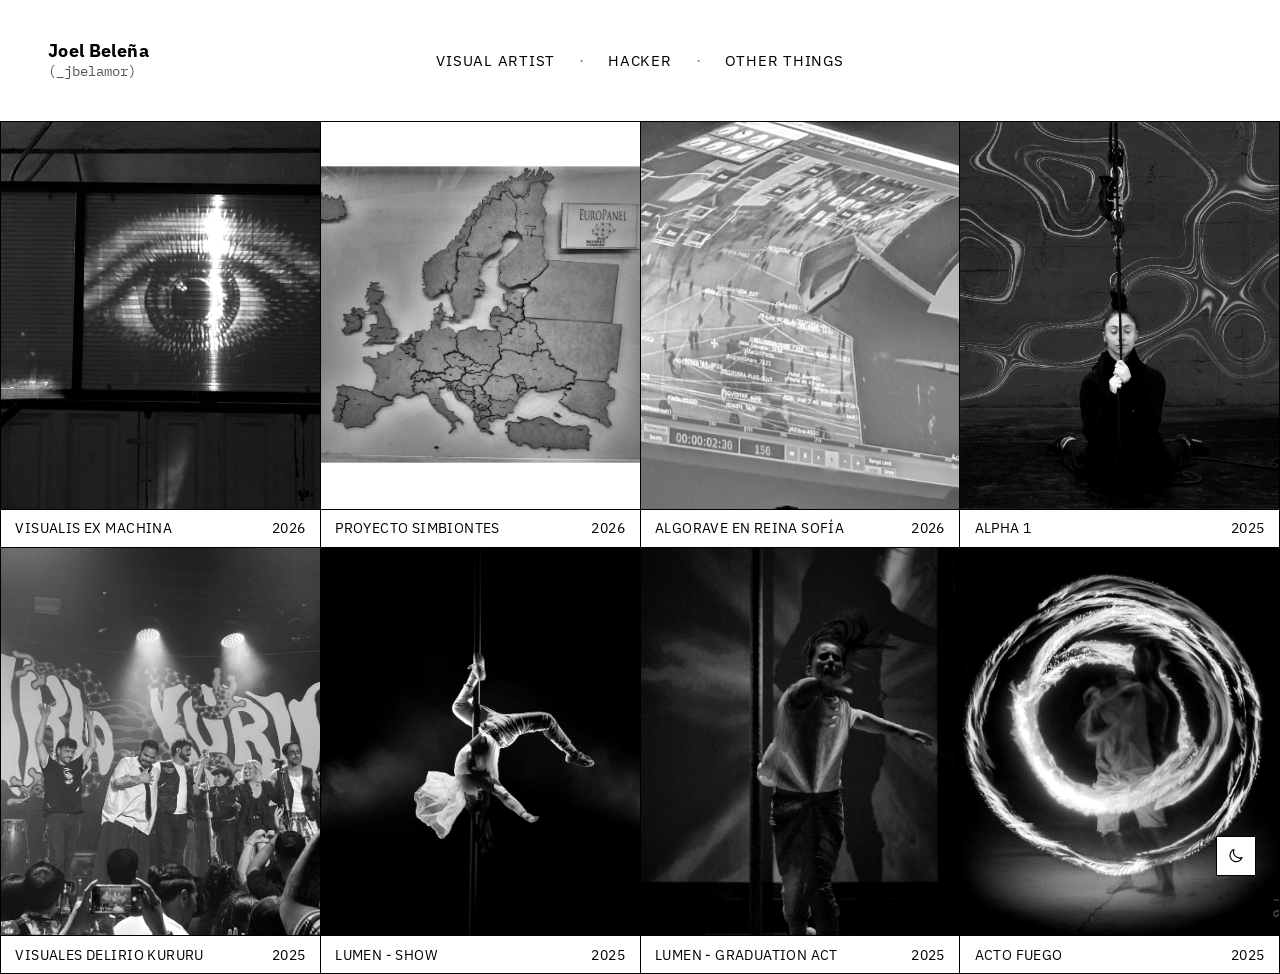
<file: index.html>
<!DOCTYPE html>
<html lang="es">
<head>
<meta charset="UTF-8">
<meta name="viewport" content="width=device-width, initial-scale=1.0">
<title>Joel Beleña — jbelamor</title>
<link rel="preconnect" href="https://fonts.googleapis.com">
<link rel="preconnect" href="https://fonts.gstatic.com" crossorigin>
<link href="https://fonts.googleapis.com/css2?family=IBM+Plex+Mono:wght@400;500;600&family=IBM+Plex+Sans:wght@400;500;600;700&display=swap" rel="stylesheet">
<link rel="stylesheet" href="css/styles.css">
<script src="js/theme.js"></script>
</head>
<body>

<header class="site-header">
  <div class="identity">
    <span class="name">Joel Beleña</span>
    <span class="handle"><a href="https://instagram.com/_jbelamor" target="_blank" rel="noopener noreferrer">(_jbelamor)</a></div>
  </div>

  <nav class="categories" id="categories">
    <button class="category" data-category="visual-artist">Visual artist</button>
    <span class="dot">·</span>
    <button class="category" data-category="hacker">Hacker</button>
    <span class="dot">·</span>
    <button class="category" data-category="other">Other things</button>
  </nav>

  <button class="clear-filter" id="clearFilter" aria-label="Quitar filtro" hidden>&times;</button>
</header>

<main class="grid" id="grid">
  <p class="loading">Cargando…</p>
</main>

<script src="js/content.js"></script>
<script src="js/home.js"></script>
</body>
</html>
</file>
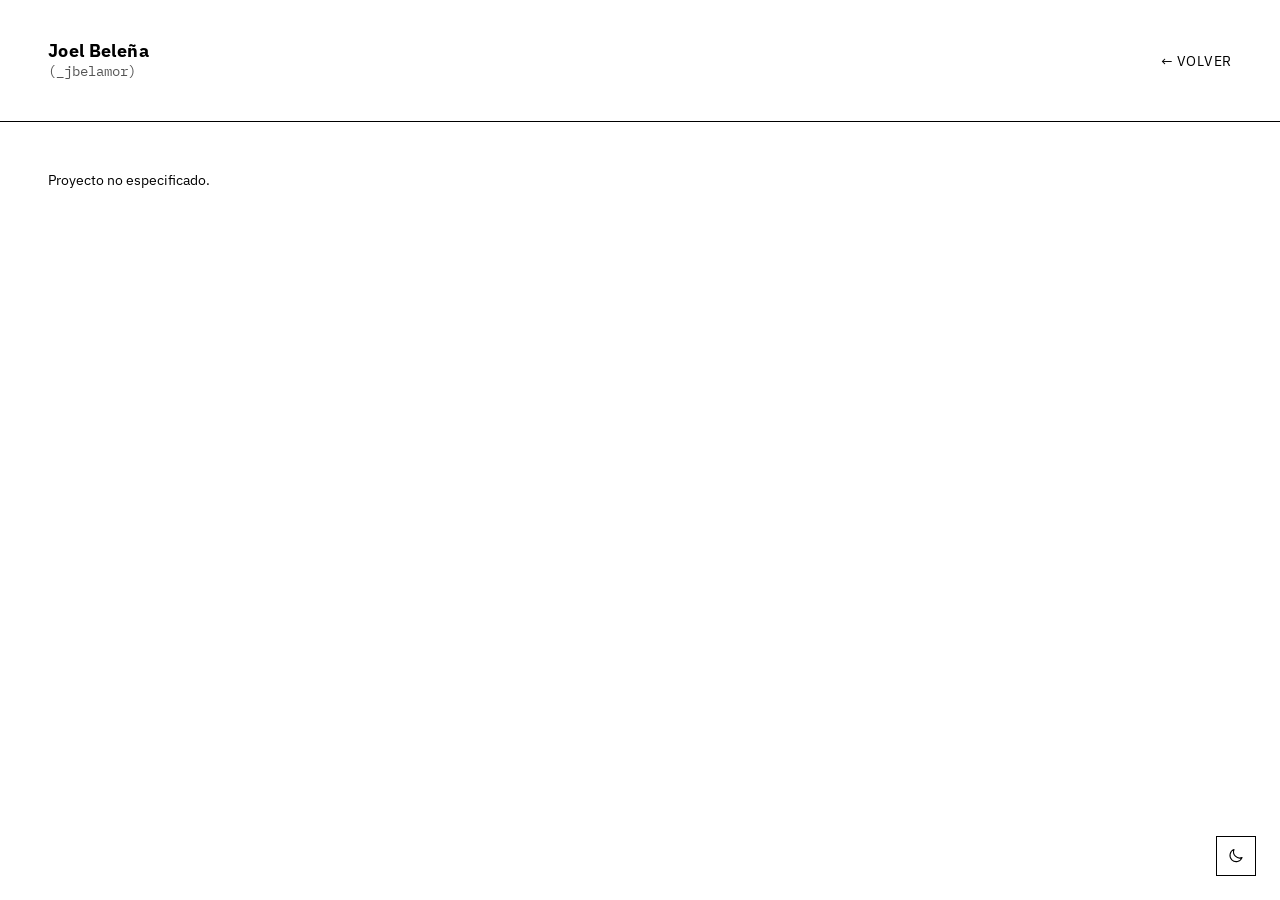
<file: project.html>
<!DOCTYPE html>
<html lang="es">
<head>
<meta charset="UTF-8">
<meta name="viewport" content="width=device-width, initial-scale=1.0">
<title>Proyecto — jbelamor</title>
<link rel="preconnect" href="https://fonts.googleapis.com">
<link rel="preconnect" href="https://fonts.gstatic.com" crossorigin>
<link href="https://fonts.googleapis.com/css2?family=IBM+Plex+Mono:wght@400;500;600&family=IBM+Plex+Sans:wght@400;500;600;700&display=swap" rel="stylesheet">
<link rel="stylesheet" href="css/styles.css">
<script src="js/theme.js"></script>
</head>
<body>

<header class="site-header detail">
  <div class="identity">
    <span class="name">Joel Beleña</span>
    <span class="handle"><a href="https://instagram.com/_jbelamor" target="_blank" rel="noopener noreferrer">(_jbelamor)</a></div>
  </div>
  <a class="back-link" href="index.html">&larr; Volver</a>
</header>

<main class="project-detail" id="projectDetail">
  <p class="loading">Cargando…</p>
</main>

<div class="lightbox" id="lightbox" aria-hidden="true">
  <button class="lightbox-close" id="lightboxClose" aria-label="Cerrar">&times;</button>
  <button class="lightbox-nav lightbox-prev" id="lightboxPrev" aria-label="Anterior">&#8249;</button>
  <div class="lightbox-content" id="lightboxContent"></div>
  <button class="lightbox-nav lightbox-next" id="lightboxNext" aria-label="Siguiente">&#8250;</button>
</div>

<script src="js/content.js"></script>
<script src="js/project.js"></script>
</body>
</html>
</file>
<file: css/styles.css>
:root {
  --bg: #ffffff;
  --fg: #000000;
  --muted: #555555;
  --font-body: 'IBM Plex Sans', system-ui, -apple-system, 'Segoe UI', Roboto, sans-serif;
  --font-mono: 'IBM Plex Mono', 'Courier New', monospace;
  color-scheme: light;
}

:root[data-theme="dark"] {
  --bg: #000000;
  --fg: #ffffff;
  --muted: #aaaaaa;
  color-scheme: dark;
}

* { box-sizing: border-box; margin: 0; padding: 0; }

body {
  background: var(--bg);
  color: var(--fg);
  font-family: var(--font-body);
  transition: background-color 0.2s ease, color 0.2s ease;
}

/* ---------- Theme toggle ---------- */

.theme-toggle {
  appearance: none;
  -webkit-appearance: none;
  position: fixed;
  right: 1.5rem;
  bottom: 1.5rem;
  z-index: 20;
  width: 2.5rem;
  height: 2.5rem;
  display: flex;
  align-items: center;
  justify-content: center;
  background: var(--bg);
  color: var(--fg);
  border: 1px solid var(--fg);
  padding: 0;
  cursor: pointer;
  transition: background-color 0.15s ease, color 0.15s ease;
}

.theme-toggle svg {
  width: 1.1rem;
  height: 1.1rem;
  fill: none;
  stroke: currentColor;
  stroke-width: 1.5;
  stroke-linecap: round;
  stroke-linejoin: round;
}

.theme-toggle:hover {
  background: var(--fg);
  color: var(--bg);
}

/* ---------- Header ---------- */

.site-header {
  display: grid;
  grid-template-columns: 1fr auto 1fr;
  align-items: center;
  padding: 2.5rem 3rem;
}

.site-header.detail {
  display: flex;
  justify-content: space-between;
  position: sticky;
  top: 0;
  z-index: 10;
  background: var(--bg);
  border-bottom: 1px solid var(--fg);
}

.back-link {
  color: var(--fg);
  text-decoration: none;
  font-size: 0.9rem;
  text-transform: uppercase;
  letter-spacing: 0.05em;
}

.back-link:hover {
  text-decoration: underline;
}

.identity {
  display: flex;
  flex-direction: column;
  line-height: 1.3;
}

.identity .name {
  font-weight: 700;
  font-size: 1.1rem;
  letter-spacing: 0.02em;
}

.identity .handle {
  font-family: var(--font-mono);
  font-size: 0.85rem;
  color: var(--muted);
}

.categories {
  display: flex;
  align-items: center;
  gap: 0.6rem;
  justify-self: center;
}

.category {
  appearance: none;
  -webkit-appearance: none;
  background-color: var(--bg);
  border: none;
  color: var(--fg);
  font-family: inherit;
  font-size: 0.95rem;
  text-transform: uppercase;
  letter-spacing: 0.05em;
  padding: 0.35rem 0.9rem;
  cursor: pointer;
  transition: background-color 0.15s ease, color 0.15s ease;
}

.category:hover,
.category.active {
  background-color: var(--fg);
  color: var(--bg);
}

.dot {
  opacity: 0.5;
}

.clear-filter {
  appearance: none;
  -webkit-appearance: none;
  justify-self: end;
  background: none;
  border: none;
  color: var(--fg);
  font-size: 1.5rem;
  line-height: 1;
  cursor: pointer;
}

.clear-filter[hidden] {
  display: none;
}

.handle a {
  color: var(--muted);
  text-decoration: none;
  font-family: var(--font-mono);
  font-size: 0.85rem;
}
.handle a:hover {
  text-decoration: underline;
  text-decoration-color: var(--fg);
}

.handle a:visited {
  text-decoration: underline;
  text-decoration-color: var(--fg);
  color: var(--fg);
}

/* ---------- Grid ---------- */

.grid {
  display: grid;
  grid-template-columns: repeat(var(--cols, 3), 1fr);
  border-top: 1px solid var(--fg);
  border-left: 1px solid var(--fg);
}

.project-card {
  display: block;
  color: inherit;
  text-decoration: none;
}

.project-card.is-hidden {
  display: none;
}

.loading,
.load-error {
  padding: 3rem;
  font-size: 0.9rem;
}

.polaroid {
  display: flex;
  flex-direction: column;
  aspect-ratio: 3 / 4;
  border-right: 1px solid var(--fg);
  border-bottom: 1px solid var(--fg);
}

.polaroid-photo {
  flex: 1;
  overflow: hidden;
}

.polaroid-photo img {
  display: block;
  width: 100%;
  height: 100%;
  object-fit: cover;
  filter: grayscale(100%) contrast(1.05);
  transition: filter 0.3s ease;
}

.project-card:hover .polaroid-photo img {
  filter: contrast(1.05);
}

.project-meta {
  display: flex;
  justify-content: space-between;
  align-items: center;
  padding: 0.6rem 0.9rem;
  border-top: 1px solid var(--fg);
  font-size: 0.85rem;
  text-transform: uppercase;
  letter-spacing: 0.03em;
}

/* ---------- Project detail ---------- */

.detail-cover img {
  display: block;
  width: 100%;
  max-height: 70vh;
  object-fit: cover;
  filter: grayscale(100%) contrast(1.05);
}

.detail-body {
  max-width: 720px;
  margin: 0 auto;
  padding: 3rem 1.5rem 3rem;
}

.detail-body a {
  font: inherit;
  color: inherit;
  text-decoration: underline;
  text-decoration-color: var(--muted);
  text-underline-offset: 2px;
  transition: text-decoration-color 0.15s ease;
}

.detail-body a:hover {
  text-decoration-color: currentColor;
}

.detail-body a:visited {
  color: inherit;
}

.detail-heading {
  display: flex;
  justify-content: space-between;
  align-items: baseline;
  border-bottom: 1px solid var(--fg);
  padding-bottom: 1rem;
  margin-bottom: 2.5rem;
}

.detail-heading h1 {
  font-size: 1.8rem;
  font-weight: 700;
  letter-spacing: 0.01em;
}

.detail-year {
  font-size: 0.95rem;
  color: var(--muted);
}

.detail-section {
  margin-bottom: 2.5rem;
}

.detail-section h2 {
  font-size: 0.85rem;
  text-transform: uppercase;
  letter-spacing: 0.08em;
  margin-bottom: 1rem;
  color: var(--muted);
}

.prose p {
  line-height: 1.6;
  margin-bottom: 1rem;
}

.prose p:last-child {
  margin-bottom: 0;
}

.feature-list {
  list-style: none;
}

.feature-list li {
  line-height: 1.6;
  padding-left: 1.2rem;
  position: relative;
}

.feature-list li::before {
  content: '—';
  position: absolute;
  left: 0;
}

.specs {
  display: grid;
  grid-template-columns: minmax(0, 1fr) minmax(0, 1fr);
  gap: 0.5rem 1.5rem;
}

.specs dt {
  font-weight: 700;
}

.specs dd {
  color: var(--muted);
  overflow-wrap: break-word;
}

.detail-gallery-heading {
  font-size: 0.85rem;
  text-transform: uppercase;
  letter-spacing: 0.08em;
  color: var(--muted);
}

.gallery-grid {
  display: grid;
  grid-template-columns: repeat(auto-fill, minmax(160px, 1fr));
  border-top: 1px solid var(--fg);
  border-left: 1px solid var(--fg);
}

.gallery-item {
  position: relative;
  aspect-ratio: 1 / 1;
  cursor: pointer;
  overflow: hidden;
  border-right: 1px solid var(--fg);
  border-bottom: 1px solid var(--fg);
}

.video-icon {
  position: absolute;
  bottom: 8px;
  left: 8px;
  width: 28px;
  height: 28px;
  display: flex;
  align-items: center;
  justify-content: center;
  background: rgba(0, 0, 0, 0.55);
  border-radius: 50%;
  pointer-events: none;
  z-index: 1;
}

.video-icon svg {
  width: 14px;
  height: 14px;
  fill: #ffffff;
}

.gallery-item img,
.gallery-item video {
  display: block;
  width: 100%;
  height: 100%;
  object-fit: cover;
  transition: transform 0.3s ease;
}

.gallery-item:hover img,
.gallery-item:hover video {
  transform: scale(1.04);
}

/* ---------- Lightbox ---------- */

.lightbox {
  display: none;
  position: fixed;
  inset: 0;
  background: rgba(0, 0, 0, 0.94);
  z-index: 1000;
  align-items: center;
  justify-content: center;
  padding: 4rem 5rem;
}

.lightbox.is-open {
  display: flex;
}

.lightbox-content {
  max-width: 100%;
  max-height: 100%;
}

.lightbox-content img,
.lightbox-content video {
  display: block;
  max-width: 100%;
  max-height: calc(100vh - 8rem);
  object-fit: contain;
}

.lightbox-close,
.lightbox-nav {
  appearance: none;
  -webkit-appearance: none;
  background: none;
  border: none;
  color: #fff;
  cursor: pointer;
}

.lightbox-close {
  position: absolute;
  top: 1.5rem;
  right: 2rem;
  font-size: 2rem;
  line-height: 1;
}

.lightbox-nav {
  position: absolute;
  top: 50%;
  transform: translateY(-50%);
  font-size: 2.5rem;
  padding: 1rem;
}

.lightbox-prev { left: 1rem; }
.lightbox-next { right: 1rem; }

.lightbox-nav[hidden],
.lightbox-close[hidden] {
  display: none;
}

/* ---------- Responsive ---------- */

@media (max-width: 600px) {
  .grid {
    grid-template-columns: 1fr;
  }

  .site-header {
    grid-template-columns: 1fr;
    text-align: center;
    gap: 1rem;
    padding: 2rem 1.5rem;
  }

  .site-header.detail {
    flex-direction: column;
  }

  .categories {
    flex-wrap: wrap;
    justify-content: center;
  }

  .clear-filter {
    justify-self: center;
  }
}
</file>
